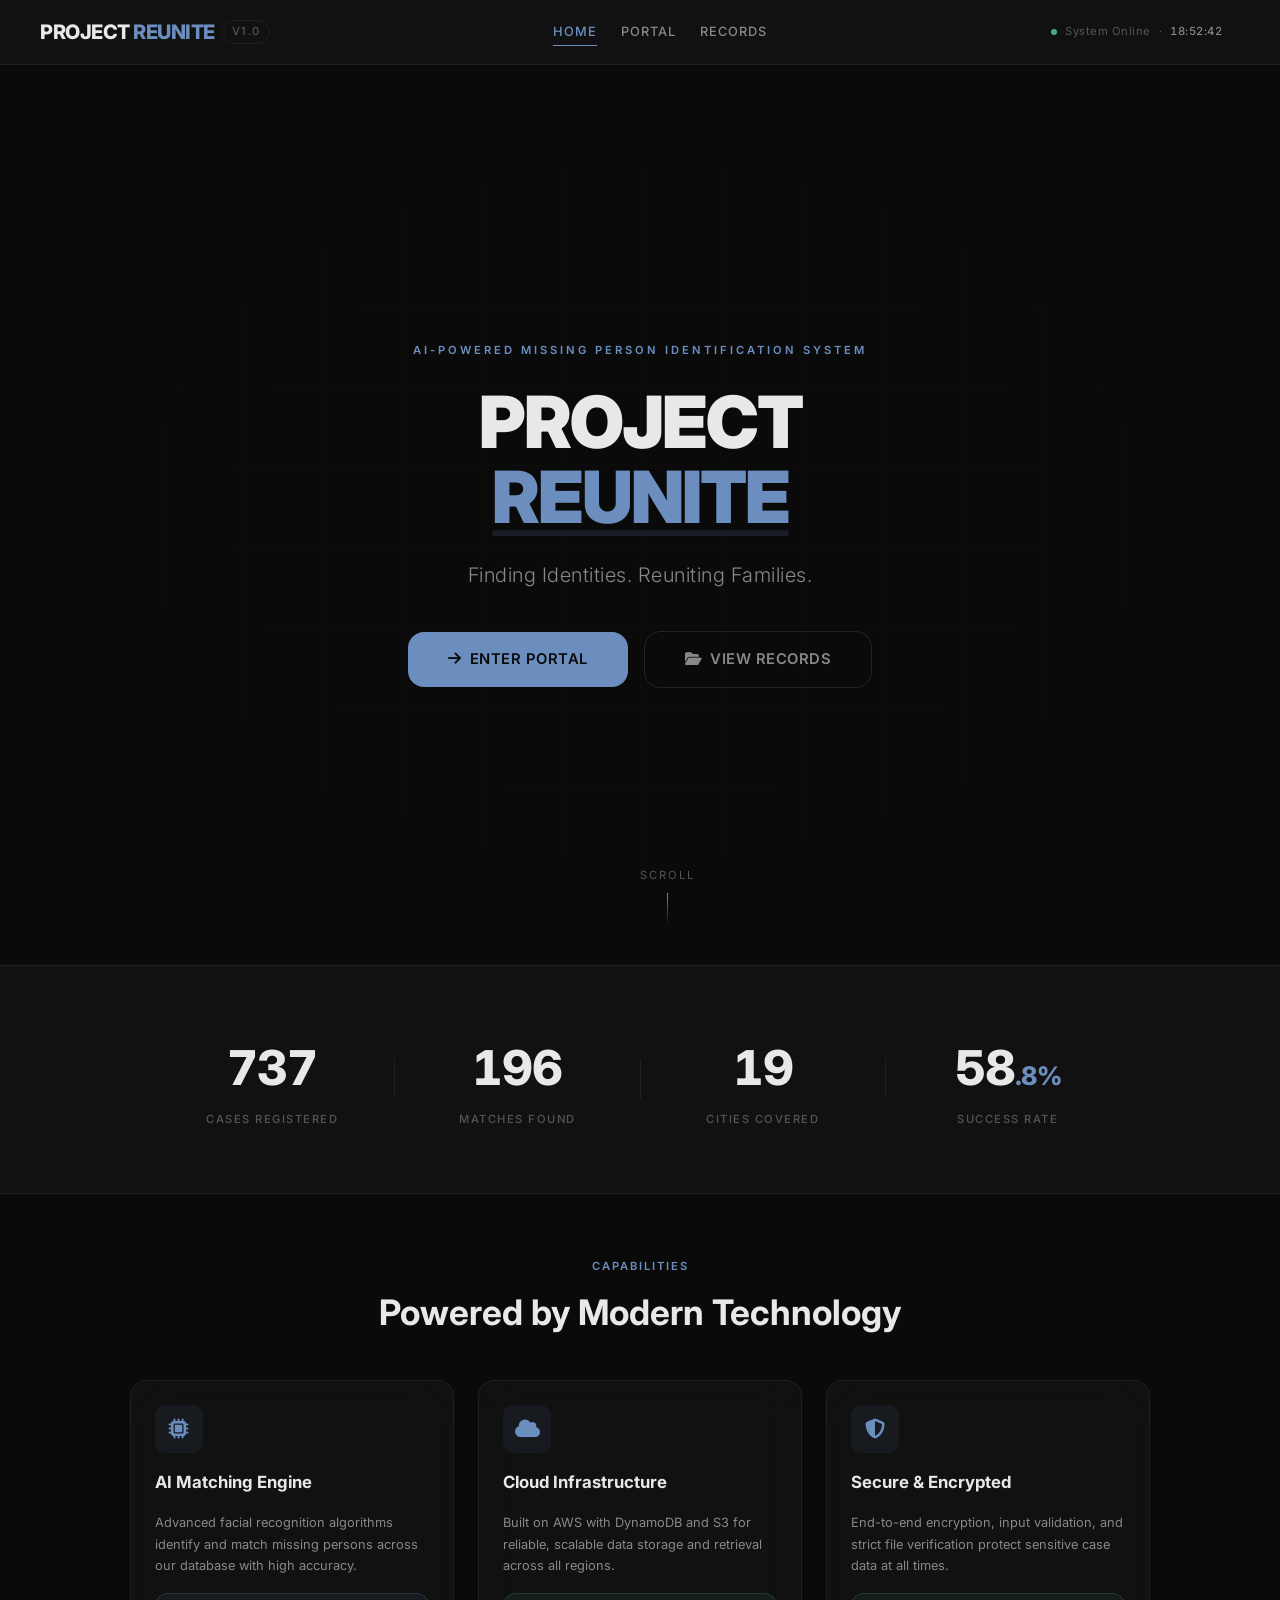
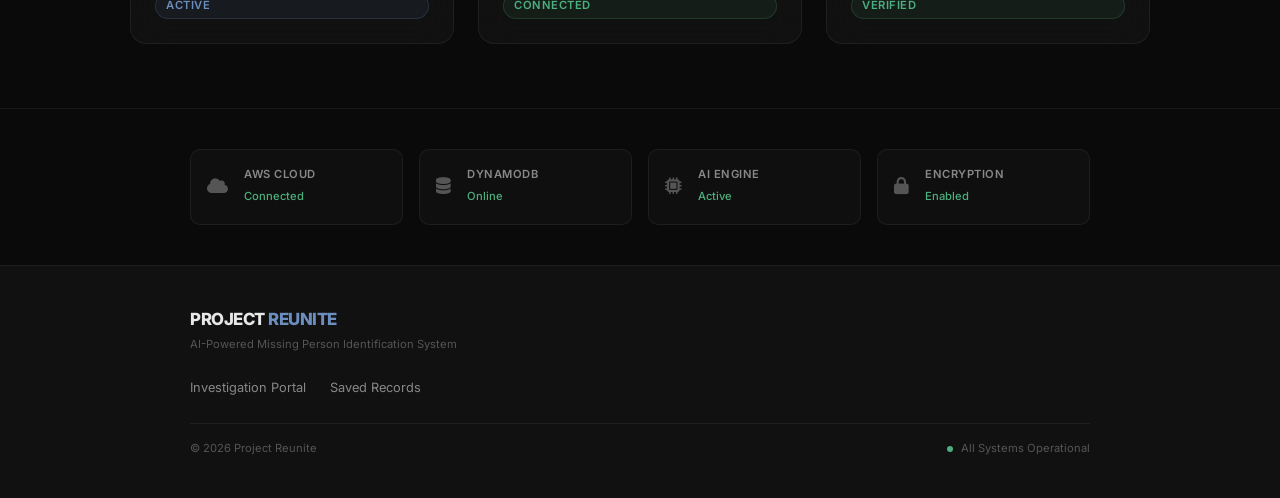
<file: index.html>
<!DOCTYPE html>
<html lang="en">
<head>
    <meta charset="UTF-8">
    <meta name="viewport" content="width=device-width, initial-scale=1.0">
    <meta name="description" content="Project Reunite — AI-powered missing person identification system. Finding identities. Reuniting families.">
    <title>Project Reunite — AI Missing Person System</title>
    <link rel="stylesheet" href="shared.css">
    <link rel="stylesheet" href="style.css">
    <link rel="stylesheet" href="https://cdnjs.cloudflare.com/ajax/libs/font-awesome/6.5.1/css/all.min.css">
</head>
<body>

    <!-- ===== NAVIGATION ===== -->
    <nav class="nav" id="mainNav">
        <div class="nav__brand">
            <a href="index.html" class="nav__logo">PROJECT <span>REUNITE</span></a>
            <span class="nav__tag">v1.0</span>
        </div>

        <div class="nav__links">
            <a href="index.html" class="nav__link nav__link--active">Home</a>
            <a href="portal.html" class="nav__link">Portal</a>
            <a href="records.html" class="nav__link">Records</a>
        </div>

        <div class="nav__status">
            <span class="status-dot"></span>
            <span>System Online</span>
            <span class="nav__divider">·</span>
            <span class="nav__clock" id="clock">00:00:00</span>
        </div>
    </nav>


    <!-- ===== HERO SECTION ===== -->
    <section class="hero" id="hero">
        <div class="hero__bg-grid"></div>

        <div class="hero__content">
            <p class="hero__subtitle fade-in">AI-Powered Missing Person Identification System</p>

            <h1 class="hero__title fade-in fade-in--delay-1">
                PROJECT<br><span>REUNITE</span>
            </h1>

            <p class="hero__tagline fade-in fade-in--delay-2">
                Finding Identities. Reuniting Families.
            </p>

            <div class="hero__actions fade-in fade-in--delay-3">
                <a href="portal.html" class="btn btn--primary btn--lg" id="heroPortalBtn">
                    <i class="fas fa-arrow-right"></i>
                    Enter Portal
                </a>
                <a href="records.html" class="btn btn--secondary btn--lg" id="heroRecordsBtn">
                    <i class="fas fa-folder-open"></i>
                    View Records
                </a>
            </div>
        </div>

        <div class="hero__scroll-hint fade-in fade-in--delay-5">
            <span>Scroll</span>
            <div class="hero__scroll-line"></div>
        </div>
    </section>


    <!-- ===== STATS STRIP ===== -->
    <section class="stats" id="stats">
        <div class="stats__grid">
            <div class="stats__item animate-on-scroll">
                <span class="stats__number" data-target="1214">0</span>
                <span class="stats__label">Cases Registered</span>
            </div>
            <div class="stats__divider"></div>
            <div class="stats__item animate-on-scroll">
                <span class="stats__number" data-target="324">0</span>
                <span class="stats__label">Matches Found</span>
            </div>
            <div class="stats__divider"></div>
            <div class="stats__item animate-on-scroll">
                <span class="stats__number" data-target="32">0</span>
                <span class="stats__label">Cities Covered</span>
            </div>
            <div class="stats__divider"></div>
            <div class="stats__item animate-on-scroll">
                <span class="stats__number stats__number--percent" data-target="96">0</span>
                <span class="stats__label">Success Rate</span>
            </div>
        </div>
    </section>


    <!-- ===== FEATURES ===== -->
    <section class="features" id="features">
        <div class="features__header animate-on-scroll">
            <p class="features__overline">Capabilities</p>
            <h2 class="features__title">Powered by Modern Technology</h2>
        </div>

        <div class="features__grid">
            <div class="glass-card features__card animate-on-scroll">
                <div class="features__icon-wrap">
                    <i class="fas fa-microchip"></i>
                </div>
                <h3 class="features__card-title">AI Matching Engine</h3>
                <p class="features__card-text">
                    Advanced facial recognition algorithms identify and match missing persons across our database with high accuracy.
                </p>
                <span class="badge badge--accent">Active</span>
            </div>

            <div class="glass-card features__card animate-on-scroll">
                <div class="features__icon-wrap">
                    <i class="fas fa-cloud"></i>
                </div>
                <h3 class="features__card-title">Cloud Infrastructure</h3>
                <p class="features__card-text">
                    Built on AWS with DynamoDB and S3 for reliable, scalable data storage and retrieval across all regions.
                </p>
                <span class="badge badge--success">Connected</span>
            </div>

            <div class="glass-card features__card animate-on-scroll">
                <div class="features__icon-wrap">
                    <i class="fas fa-shield-halved"></i>
                </div>
                <h3 class="features__card-title">Secure & Encrypted</h3>
                <p class="features__card-text">
                    End-to-end encryption, input validation, and strict file verification protect sensitive case data at all times.
                </p>
                <span class="badge badge--success">Verified</span>
            </div>
        </div>
    </section>


    <!-- ===== SYSTEM STATUS ===== -->
    <section class="sys-status" id="sysStatus">
        <div class="sys-status__grid">
            <div class="sys-status__item animate-on-scroll">
                <i class="fas fa-cloud"></i>
                <div>
                    <span class="sys-status__name">AWS Cloud</span>
                    <span class="sys-status__value sys-status__value--ok">Connected</span>
                </div>
            </div>
            <div class="sys-status__item animate-on-scroll">
                <i class="fas fa-database"></i>
                <div>
                    <span class="sys-status__name">DynamoDB</span>
                    <span class="sys-status__value sys-status__value--ok">Online</span>
                </div>
            </div>
            <div class="sys-status__item animate-on-scroll">
                <i class="fas fa-microchip"></i>
                <div>
                    <span class="sys-status__name">AI Engine</span>
                    <span class="sys-status__value sys-status__value--ok">Active</span>
                </div>
            </div>
            <div class="sys-status__item animate-on-scroll">
                <i class="fas fa-lock"></i>
                <div>
                    <span class="sys-status__name">Encryption</span>
                    <span class="sys-status__value sys-status__value--ok">Enabled</span>
                </div>
            </div>
        </div>
    </section>


    <!-- ===== FOOTER ===== -->
    <footer class="footer" id="footer">
        <div class="footer__inner">
            <div class="footer__brand">
                <span class="nav__logo">PROJECT <span>REUNITE</span></span>
                <p class="footer__text">AI-Powered Missing Person Identification System</p>
            </div>
            <div class="footer__links">
                <a href="portal.html">Investigation Portal</a>
                <a href="records.html">Saved Records</a>
            </div>
            <div class="footer__meta">
                <span>&copy; 2026 Project Reunite</span>
                <span class="footer__status">
                    <span class="status-dot"></span>
                    All Systems Operational
                </span>
            </div>
        </div>
    </footer>

    <script src="shared.js"></script>
    <script src="script.js"></script>
</body>
</html>
</file>
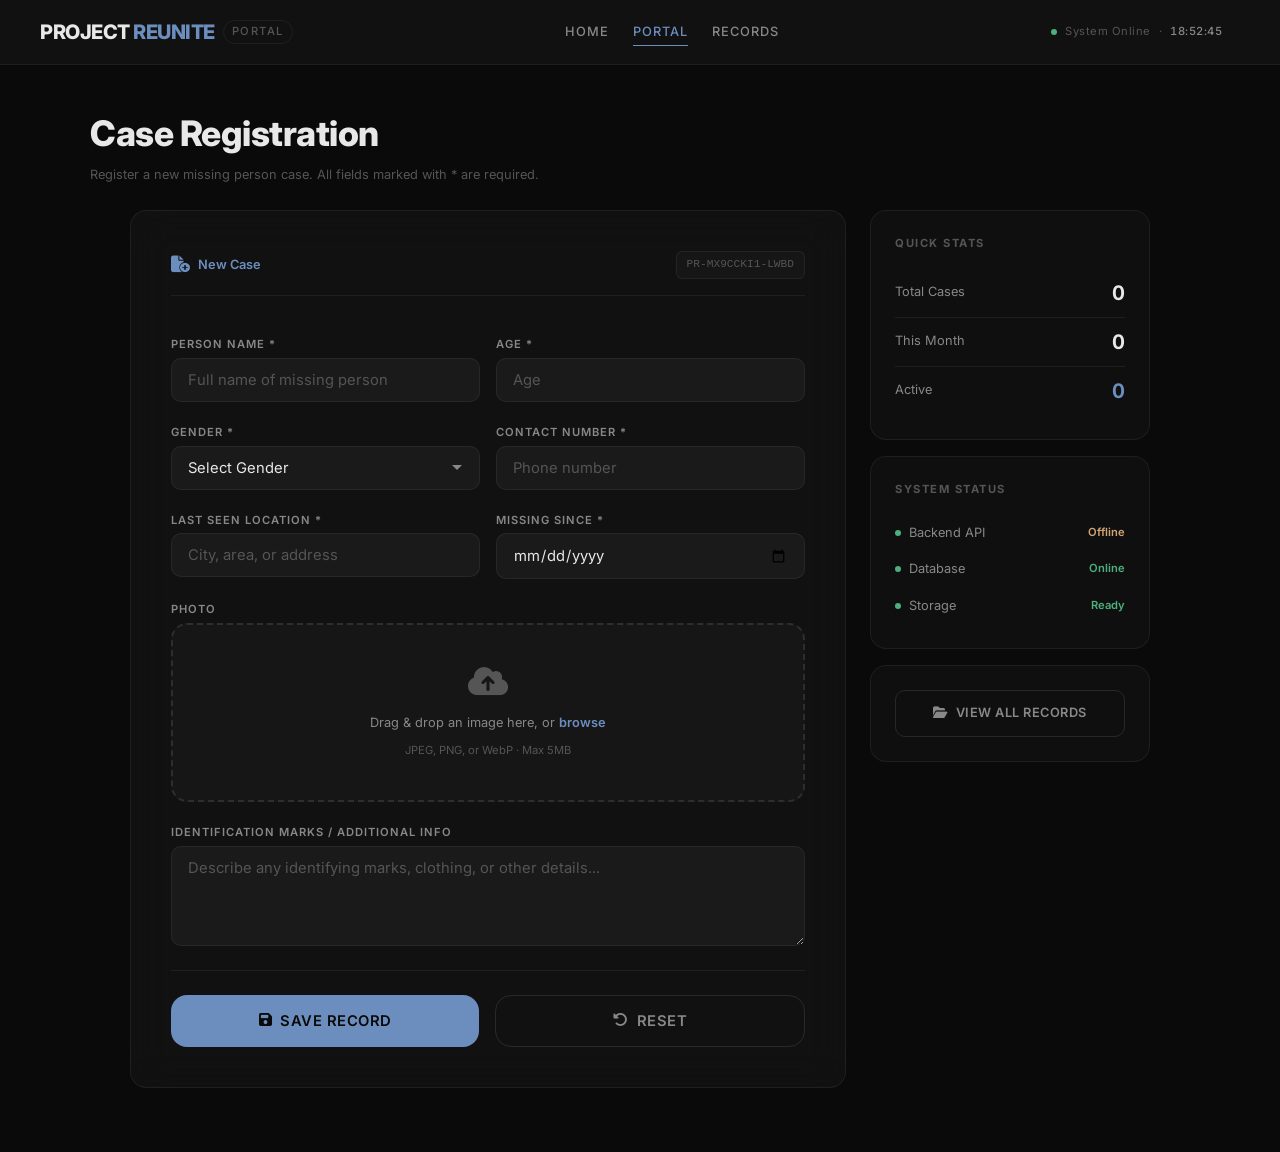
<file: portal.html>
<!DOCTYPE html>
<html lang="en">
<head>
    <meta charset="UTF-8">
    <meta name="viewport" content="width=device-width, initial-scale=1.0">
    <meta name="description" content="Project Reunite Investigation Portal — Register and search missing person cases.">
    <title>Investigation Portal — Project Reunite</title>
    <link rel="stylesheet" href="shared.css">
    <link rel="stylesheet" href="portal.css">
    <link rel="stylesheet" href="https://cdnjs.cloudflare.com/ajax/libs/font-awesome/6.5.1/css/all.min.css">
</head>
<body>

    <!-- ===== NAVIGATION ===== -->
    <nav class="nav" id="mainNav">
        <div class="nav__brand">
            <a href="index.html" class="nav__logo">PROJECT <span>REUNITE</span></a>
            <span class="nav__tag">Portal</span>
        </div>

        <div class="nav__links">
            <a href="index.html" class="nav__link">Home</a>
            <a href="portal.html" class="nav__link nav__link--active">Portal</a>
            <a href="records.html" class="nav__link">Records</a>
        </div>

        <div class="nav__status">
            <span class="status-dot"></span>
            <span>System Online</span>
            <span class="nav__divider">·</span>
            <span class="nav__clock" id="clock">00:00:00</span>
        </div>
    </nav>


    <!-- ===== PAGE HEADER ===== -->
    <div class="page-header fade-in">
        <div class="page-header__inner">
            <h1 class="page-header__title">Case Registration</h1>
            <p class="page-header__subtitle">Register a new missing person case. All fields marked with * are required.</p>
        </div>
    </div>


    <!-- ===== MAIN CONTENT ===== -->
    <main class="portal-main">

        <!-- FORM PANEL -->
        <div class="form-card glass-card fade-in fade-in--delay-1">

            <div class="form-card__header">
                <div class="form-card__badge">
                    <i class="fas fa-file-circle-plus"></i>
                    <span>New Case</span>
                </div>
                <span class="form-card__id" id="generatedCaseId"></span>
            </div>

            <form id="caseForm" novalidate>

                <!-- Row 1: Name + Age -->
                <div class="form-row">
                    <div class="form-group">
                        <label class="form-label" for="personName">Person Name *</label>
                        <input type="text" id="personName" class="form-input" placeholder="Full name of missing person" required>
                        <span class="form-error" id="personNameError"></span>
                    </div>
                    <div class="form-group">
                        <label class="form-label" for="age">Age *</label>
                        <input type="number" id="age" class="form-input" placeholder="Age" min="0" max="120" required>
                        <span class="form-error" id="ageError"></span>
                    </div>
                </div>

                <!-- Row 2: Gender + Contact -->
                <div class="form-row">
                    <div class="form-group">
                        <label class="form-label" for="gender">Gender *</label>
                        <select id="gender" class="form-select" required>
                            <option value="">Select Gender</option>
                            <option value="Male">Male</option>
                            <option value="Female">Female</option>
                            <option value="Other">Other</option>
                        </select>
                        <span class="form-error" id="genderError"></span>
                    </div>
                    <div class="form-group">
                        <label class="form-label" for="contact">Contact Number *</label>
                        <input type="tel" id="contact" class="form-input" placeholder="Phone number" required>
                        <span class="form-error" id="contactError"></span>
                    </div>
                </div>

                <!-- Row 3: Location + Date -->
                <div class="form-row">
                    <div class="form-group">
                        <label class="form-label" for="location">Last Seen Location *</label>
                        <input type="text" id="location" class="form-input" placeholder="City, area, or address" required>
                        <span class="form-error" id="locationError"></span>
                    </div>
                    <div class="form-group">
                        <label class="form-label" for="missingDate">Missing Since *</label>
                        <input type="date" id="missingDate" class="form-input" required>
                        <span class="form-error" id="missingDateError"></span>
                    </div>
                </div>

                <!-- Photo Upload -->
                <div class="form-group">
                    <label class="form-label">Photo</label>
                    <div class="upload-zone" id="uploadZone">
                        <input type="file" id="photo" accept="image/jpeg,image/png,image/webp" hidden>
                        <div class="upload-zone__content" id="uploadContent">
                            <i class="fas fa-cloud-arrow-up"></i>
                            <p>Drag & drop an image here, or <span class="upload-zone__link">browse</span></p>
                            <span class="upload-zone__hint">JPEG, PNG, or WebP · Max 5MB</span>
                        </div>
                        <div class="upload-zone__preview" id="uploadPreview" style="display:none;">
                            <img id="previewImage" alt="Preview">
                            <button type="button" class="upload-zone__remove" id="removePhoto" title="Remove photo">
                                <i class="fas fa-times"></i>
                            </button>
                            <span class="upload-zone__filename" id="fileName"></span>
                        </div>
                    </div>
                    <span class="form-error" id="photoError"></span>
                </div>

                <!-- Additional Info -->
                <div class="form-group">
                    <label class="form-label" for="info">Identification Marks / Additional Info</label>
                    <textarea id="info" class="form-textarea" placeholder="Describe any identifying marks, clothing, or other details..." rows="4"></textarea>
                </div>

                <!-- Actions -->
                <div class="form-actions">
                    <button type="submit" class="btn btn--primary btn--lg" id="saveBtn">
                        <i class="fas fa-floppy-disk"></i>
                        Save Record
                    </button>
                    <button type="button" class="btn btn--secondary btn--lg" id="resetBtn">
                        <i class="fas fa-rotate-left"></i>
                        Reset
                    </button>
                </div>

            </form>
        </div>


        <!-- SIDE PANEL -->
        <aside class="side-panel fade-in fade-in--delay-2">

            <div class="side-panel__section">
                <h3 class="side-panel__title">Quick Stats</h3>
                <div class="side-panel__stat">
                    <span class="side-panel__stat-label">Total Cases</span>
                    <span class="side-panel__stat-value" id="totalCases">0</span>
                </div>
                <div class="side-panel__stat">
                    <span class="side-panel__stat-label">This Month</span>
                    <span class="side-panel__stat-value" id="monthCases">0</span>
                </div>
                <div class="side-panel__stat">
                    <span class="side-panel__stat-label">Active</span>
                    <span class="side-panel__stat-value side-panel__stat-value--accent" id="activeCases">0</span>
                </div>
            </div>

            <div class="side-panel__section">
                <h3 class="side-panel__title">System Status</h3>
                <div class="side-panel__status-item">
                    <span class="status-dot"></span>
                    <span>Backend API</span>
                    <span class="side-panel__status-badge" id="apiStatus">Checking...</span>
                </div>
                <div class="side-panel__status-item">
                    <span class="status-dot"></span>
                    <span>Database</span>
                    <span class="side-panel__status-badge">Online</span>
                </div>
                <div class="side-panel__status-item">
                    <span class="status-dot"></span>
                    <span>Storage</span>
                    <span class="side-panel__status-badge">Ready</span>
                </div>
            </div>

            <div class="side-panel__section">
                <a href="records.html" class="btn btn--secondary" style="width:100%;">
                    <i class="fas fa-folder-open"></i>
                    View All Records
                </a>
            </div>

        </aside>

    </main>

    <script src="shared.js"></script>
    <script src="portal.js"></script>
</body>
</html>
</file>
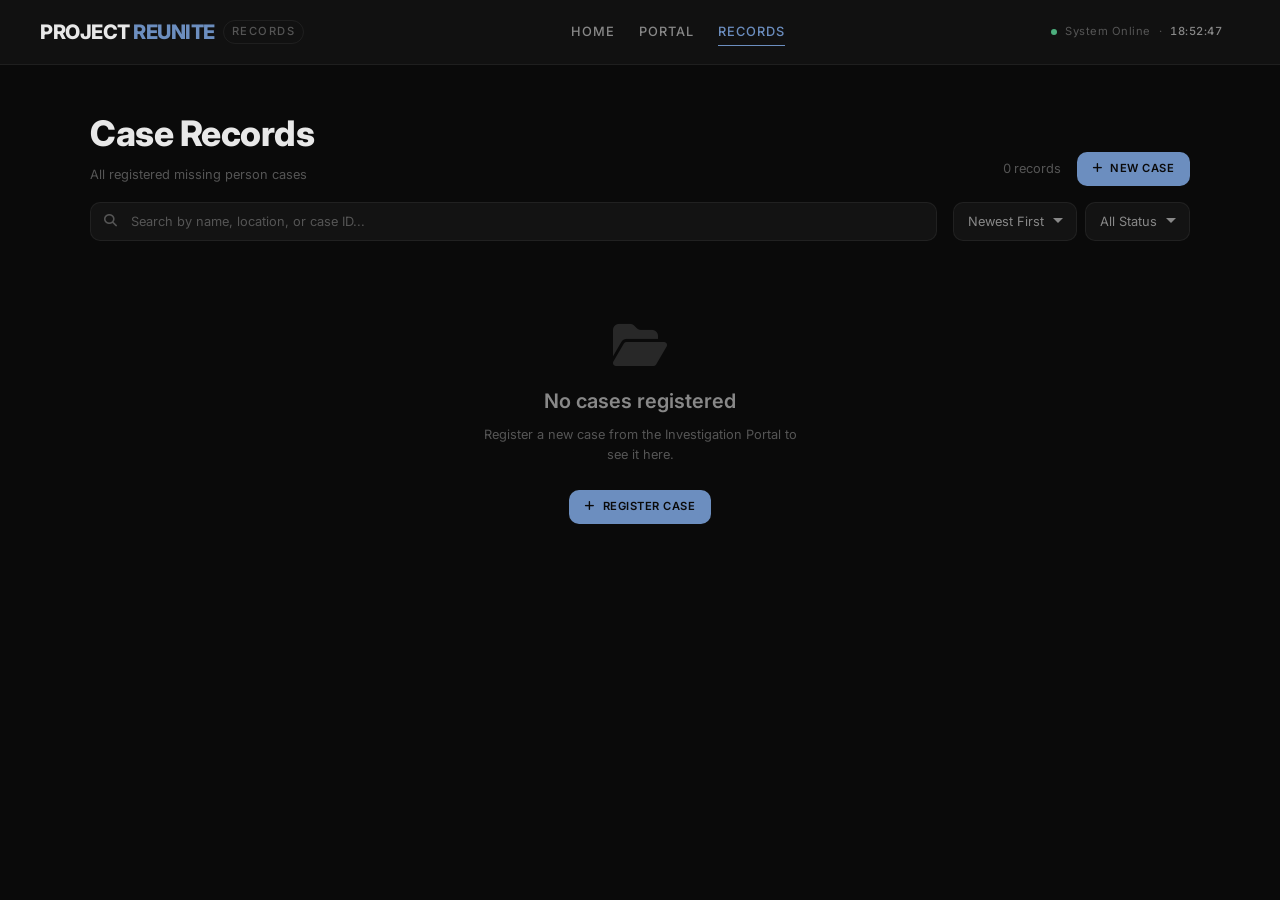
<file: records.html>
<!DOCTYPE html>
<html lang="en">
<head>
    <meta charset="UTF-8">
    <meta name="viewport" content="width=device-width, initial-scale=1.0">
    <meta name="description" content="Project Reunite — View, search, edit, and manage registered missing person cases.">
    <title>Saved Records — Project Reunite</title>
    <link rel="stylesheet" href="shared.css">
    <link rel="stylesheet" href="records.css">
    <link rel="stylesheet" href="https://cdnjs.cloudflare.com/ajax/libs/font-awesome/6.5.1/css/all.min.css">
</head>
<body>

    <!-- ===== NAVIGATION ===== -->
    <nav class="nav" id="mainNav">
        <div class="nav__brand">
            <a href="index.html" class="nav__logo">PROJECT <span>REUNITE</span></a>
            <span class="nav__tag">Records</span>
        </div>

        <div class="nav__links">
            <a href="index.html" class="nav__link">Home</a>
            <a href="portal.html" class="nav__link">Portal</a>
            <a href="records.html" class="nav__link nav__link--active">Records</a>
        </div>

        <div class="nav__status">
            <span class="status-dot"></span>
            <span>System Online</span>
            <span class="nav__divider">·</span>
            <span class="nav__clock" id="clock">00:00:00</span>
        </div>
    </nav>


    <!-- ===== PAGE HEADER ===== -->
    <div class="records-header fade-in">
        <div class="records-header__inner">
            <div>
                <h1 class="records-header__title">Case Records</h1>
                <p class="records-header__subtitle">All registered missing person cases</p>
            </div>
            <div class="records-header__actions">
                <span class="records-header__count" id="recordCount">0 records</span>
                <a href="portal.html" class="btn btn--primary btn--sm">
                    <i class="fas fa-plus"></i>
                    New Case
                </a>
            </div>
        </div>
    </div>


    <!-- ===== SEARCH & FILTER BAR ===== -->
    <div class="search-bar fade-in fade-in--delay-1">
        <div class="search-bar__inner">
            <div class="search-bar__input-wrap">
                <i class="fas fa-search"></i>
                <input type="text" id="searchInput" class="search-bar__input" placeholder="Search by name, location, or case ID...">
            </div>
            <div class="search-bar__filters">
                <select id="sortFilter" class="search-bar__select">
                    <option value="newest">Newest First</option>
                    <option value="oldest">Oldest First</option>
                    <option value="name">Name A–Z</option>
                </select>
                <select id="statusFilter" class="search-bar__select">
                    <option value="all">All Status</option>
                    <option value="active">Active</option>
                    <option value="resolved">Resolved</option>
                </select>
            </div>
        </div>
    </div>


    <!-- ===== RECORDS GRID ===== -->
    <main class="records-main">
        <div id="recordsContainer" class="records-grid">
            <!-- Records loaded by JS -->
        </div>
    </main>


    <!-- ===== EDIT MODAL ===== -->
    <div class="modal-overlay" id="editModalOverlay">
        <div class="modal">
            <div class="modal__header">
                <h3 class="modal__title">Edit Case</h3>
                <button class="modal__close" id="editModalClose">&times;</button>
            </div>
            <div class="modal__body" id="editModalBody">
                <input type="hidden" id="editCaseId">

                <div class="form-group">
                    <label class="form-label" for="editPersonName">Person Name</label>
                    <input type="text" id="editPersonName" class="form-input">
                </div>
                <div class="form-group">
                    <label class="form-label" for="editAge">Age</label>
                    <input type="number" id="editAge" class="form-input">
                </div>
                <div class="form-group">
                    <label class="form-label" for="editGender">Gender</label>
                    <select id="editGender" class="form-select">
                        <option value="Male">Male</option>
                        <option value="Female">Female</option>
                        <option value="Other">Other</option>
                    </select>
                </div>
                <div class="form-group">
                    <label class="form-label" for="editContact">Contact</label>
                    <input type="tel" id="editContact" class="form-input">
                </div>
                <div class="form-group">
                    <label class="form-label" for="editLocation">Location</label>
                    <input type="text" id="editLocation" class="form-input">
                </div>
                <div class="form-group">
                    <label class="form-label" for="editInfo">Additional Info</label>
                    <textarea id="editInfo" class="form-textarea" rows="3"></textarea>
                </div>
                <div class="form-group">
                    <label class="form-label" for="editStatus">Status</label>
                    <select id="editStatus" class="form-select">
                        <option value="active">Active</option>
                        <option value="resolved">Resolved</option>
                    </select>
                </div>
            </div>
            <div class="modal__actions">
                <button class="btn btn--secondary" id="editCancelBtn">Cancel</button>
                <button class="btn btn--primary" id="editSaveBtn">
                    <i class="fas fa-check"></i>
                    Save Changes
                </button>
            </div>
        </div>
    </div>

    <script src="shared.js"></script>
    <script src="records.js"></script>
</body>
</html>
</file>
<file: shared.css>
/* ============================================= */
/* PROJECT REUNITE — SHARED DESIGN SYSTEM        */
/* ============================================= */

/* --- Google Fonts --- */
@import url('https://fonts.googleapis.com/css2?family=Inter:wght@300;400;500;600;700;800;900&display=swap');

/* --- Design Tokens --- */
:root {
    /* Backgrounds */
    --bg-primary: #0A0A0A;
    --bg-secondary: #111111;
    --bg-tertiary: #1A1A1A;
    --bg-card: rgba(255, 255, 255, 0.025);
    --bg-card-hover: rgba(255, 255, 255, 0.045);
    --bg-input: rgba(255, 255, 255, 0.04);
    --bg-input-focus: rgba(255, 255, 255, 0.07);

    /* Borders */
    --border-subtle: rgba(255, 255, 255, 0.06);
    --border-medium: rgba(255, 255, 255, 0.10);
    --border-focus: rgba(108, 142, 191, 0.4);

    /* Text */
    --text-primary: #E8E8E8;
    --text-secondary: #888888;
    --text-tertiary: #555555;
    --text-inverse: #0A0A0A;

    /* Accent — Soft Blue */
    --accent: #6C8EBF;
    --accent-light: #8BAAD4;
    --accent-dark: #4A6A94;
    --accent-glow: rgba(108, 142, 191, 0.12);
    --accent-bg: rgba(108, 142, 191, 0.08);

    /* Semantic */
    --success: #4CAF7D;
    --success-bg: rgba(76, 175, 125, 0.08);
    --warning: #D4A574;
    --warning-bg: rgba(212, 165, 116, 0.08);
    --danger: #C75B5B;
    --danger-bg: rgba(199, 91, 91, 0.08);

    /* Typography */
    --font: 'Inter', -apple-system, BlinkMacSystemFont, 'Segoe UI', sans-serif;
    --fs-xs: 0.7rem;
    --fs-sm: 0.8rem;
    --fs-base: 0.925rem;
    --fs-md: 1.05rem;
    --fs-lg: 1.25rem;
    --fs-xl: 1.6rem;
    --fs-2xl: 2.2rem;
    --fs-3xl: 3rem;
    --fs-hero: 4.5rem;

    /* Spacing */
    --space-xs: 4px;
    --space-sm: 8px;
    --space-md: 16px;
    --space-lg: 24px;
    --space-xl: 40px;
    --space-2xl: 64px;

    /* Radius */
    --radius-sm: 6px;
    --radius-md: 10px;
    --radius-lg: 16px;
    --radius-xl: 24px;
    --radius-full: 9999px;

    /* Shadows */
    --shadow-sm: 0 1px 3px rgba(0, 0, 0, 0.3);
    --shadow-md: 0 4px 12px rgba(0, 0, 0, 0.4);
    --shadow-lg: 0 8px 32px rgba(0, 0, 0, 0.5);
    --shadow-accent: 0 4px 20px rgba(108, 142, 191, 0.1);

    /* Transitions */
    --ease-out: cubic-bezier(0.16, 1, 0.3, 1);
    --ease-in-out: cubic-bezier(0.4, 0, 0.2, 1);
    --duration-fast: 150ms;
    --duration-base: 250ms;
    --duration-slow: 400ms;

    /* Glass */
    --glass-bg: rgba(255, 255, 255, 0.03);
    --glass-border: rgba(255, 255, 255, 0.06);
    --glass-blur: 20px;
}


/* --- Reset --- */
*,
*::before,
*::after {
    margin: 0;
    padding: 0;
    box-sizing: border-box;
}

html {
    scroll-behavior: smooth;
    -webkit-font-smoothing: antialiased;
    -moz-osx-font-smoothing: grayscale;
}

body {
    font-family: var(--font);
    font-size: var(--fs-base);
    color: var(--text-primary);
    background-color: var(--bg-primary);
    line-height: 1.6;
    min-height: 100vh;
    overflow-x: hidden;
}

a {
    text-decoration: none;
    color: inherit;
}

img {
    max-width: 100%;
    display: block;
}

button {
    font-family: var(--font);
    cursor: pointer;
    border: none;
    outline: none;
}

input, select, textarea {
    font-family: var(--font);
    outline: none;
    border: none;
}

ul, ol {
    list-style: none;
}


/* ============================================= */
/* NAVIGATION                                    */
/* ============================================= */

.nav {
    display: flex;
    align-items: center;
    justify-content: space-between;
    padding: var(--space-md) var(--space-xl);
    background: var(--bg-secondary);
    border-bottom: 1px solid var(--border-subtle);
    position: sticky;
    top: 0;
    z-index: 100;
    backdrop-filter: blur(12px);
    -webkit-backdrop-filter: blur(12px);
}

.nav__brand {
    display: flex;
    align-items: center;
    gap: var(--space-sm);
}

.nav__logo {
    font-size: var(--fs-lg);
    font-weight: 800;
    color: var(--text-primary);
    letter-spacing: -0.5px;
}

.nav__logo span {
    color: var(--accent);
}

.nav__tag {
    font-size: var(--fs-xs);
    font-weight: 500;
    color: var(--text-tertiary);
    text-transform: uppercase;
    letter-spacing: 1.5px;
    padding: 2px 8px;
    border: 1px solid var(--border-subtle);
    border-radius: var(--radius-full);
}

.nav__links {
    display: flex;
    align-items: center;
    gap: var(--space-lg);
}

.nav__link {
    font-size: var(--fs-sm);
    font-weight: 500;
    color: var(--text-secondary);
    text-transform: uppercase;
    letter-spacing: 1px;
    transition: color var(--duration-base) var(--ease-out);
    position: relative;
}

.nav__link::after {
    content: '';
    position: absolute;
    bottom: -4px;
    left: 0;
    width: 0;
    height: 1.5px;
    background: var(--accent);
    transition: width var(--duration-base) var(--ease-out);
}

.nav__link:hover {
    color: var(--text-primary);
}

.nav__link:hover::after {
    width: 100%;
}

.nav__link--active {
    color: var(--accent);
}

.nav__link--active::after {
    width: 100%;
}

.nav__status {
    display: flex;
    align-items: center;
    gap: var(--space-sm);
    font-size: var(--fs-xs);
    color: var(--text-tertiary);
    letter-spacing: 0.5px;
}

.nav__clock {
    font-variant-numeric: tabular-nums;
    font-weight: 500;
    color: var(--text-secondary);
    min-width: 70px;
}

.status-dot {
    width: 6px;
    height: 6px;
    border-radius: 50%;
    background: var(--success);
    animation: pulse-dot 3s infinite ease-in-out;
}

@keyframes pulse-dot {
    0%, 100% { opacity: 0.4; }
    50% { opacity: 1; }
}


/* ============================================= */
/* BUTTONS                                       */
/* ============================================= */

.btn {
    display: inline-flex;
    align-items: center;
    justify-content: center;
    gap: var(--space-sm);
    padding: 12px 28px;
    font-size: var(--fs-sm);
    font-weight: 600;
    letter-spacing: 0.5px;
    border-radius: var(--radius-md);
    transition: all var(--duration-base) var(--ease-out);
    text-transform: uppercase;
}

.btn--primary {
    background: var(--accent);
    color: var(--text-inverse);
}

.btn--primary:hover {
    background: var(--accent-dark);
    transform: translateY(-1px);
    box-shadow: var(--shadow-accent);
}

.btn--secondary {
    background: transparent;
    color: var(--text-secondary);
    border: 1px solid var(--border-medium);
}

.btn--secondary:hover {
    border-color: var(--accent);
    color: var(--accent);
    background: var(--accent-bg);
}

.btn--danger {
    background: transparent;
    color: var(--danger);
    border: 1px solid rgba(199, 91, 91, 0.2);
}

.btn--danger:hover {
    background: var(--danger-bg);
    border-color: var(--danger);
}

.btn--ghost {
    background: transparent;
    color: var(--text-secondary);
    padding: 8px 16px;
}

.btn--ghost:hover {
    color: var(--text-primary);
    background: var(--bg-card);
}

.btn--lg {
    padding: 16px 40px;
    font-size: var(--fs-base);
    border-radius: var(--radius-lg);
}

.btn--sm {
    padding: 8px 16px;
    font-size: var(--fs-xs);
}

.btn--loading {
    pointer-events: none;
    opacity: 0.7;
}

.btn--loading::after {
    content: '';
    width: 14px;
    height: 14px;
    border: 2px solid transparent;
    border-top-color: currentColor;
    border-radius: 50%;
    animation: spin 0.6s linear infinite;
}

@keyframes spin {
    to { transform: rotate(360deg); }
}


/* ============================================= */
/* CARDS                                         */
/* ============================================= */

.glass-card {
    background: var(--glass-bg);
    backdrop-filter: blur(var(--glass-blur));
    -webkit-backdrop-filter: blur(var(--glass-blur));
    border: 1px solid var(--glass-border);
    border-radius: var(--radius-lg);
    padding: var(--space-lg);
    transition: all var(--duration-base) var(--ease-out);
}

.glass-card:hover {
    background: var(--bg-card-hover);
    border-color: var(--border-medium);
    transform: translateY(-2px);
}

.card {
    background: var(--bg-secondary);
    border: 1px solid var(--border-subtle);
    border-radius: var(--radius-lg);
    padding: var(--space-lg);
    transition: all var(--duration-base) var(--ease-out);
}

.card:hover {
    border-color: var(--border-medium);
}


/* ============================================= */
/* FORM INPUTS                                   */
/* ============================================= */

.form-group {
    display: flex;
    flex-direction: column;
    gap: var(--space-xs);
}

.form-label {
    font-size: var(--fs-xs);
    font-weight: 600;
    color: var(--text-secondary);
    text-transform: uppercase;
    letter-spacing: 1px;
}

.form-input {
    width: 100%;
    padding: 12px 16px;
    background: var(--bg-input);
    border: 1px solid var(--border-subtle);
    border-radius: var(--radius-md);
    color: var(--text-primary);
    font-size: var(--fs-base);
    transition: all var(--duration-base) var(--ease-out);
}

.form-input::placeholder {
    color: var(--text-tertiary);
}

.form-input:focus {
    background: var(--bg-input-focus);
    border-color: var(--border-focus);
    box-shadow: 0 0 0 3px var(--accent-glow);
}

.form-input--error {
    border-color: var(--danger) !important;
    box-shadow: 0 0 0 3px var(--danger-bg) !important;
}

.form-error {
    font-size: var(--fs-xs);
    color: var(--danger);
    margin-top: 2px;
}

.form-select {
    width: 100%;
    padding: 12px 16px;
    background: var(--bg-input);
    border: 1px solid var(--border-subtle);
    border-radius: var(--radius-md);
    color: var(--text-primary);
    font-size: var(--fs-base);
    transition: all var(--duration-base) var(--ease-out);
    appearance: none;
    background-image: url("data:image/svg+xml,%3Csvg xmlns='http://www.w3.org/2000/svg' width='12' height='12' viewBox='0 0 12 12'%3E%3Cpath fill='%23888' d='M6 8L1 3h10z'/%3E%3C/svg%3E");
    background-repeat: no-repeat;
    background-position: right 16px center;
    cursor: pointer;
}

.form-select:focus {
    background-color: var(--bg-input-focus);
    border-color: var(--border-focus);
    box-shadow: 0 0 0 3px var(--accent-glow);
}

.form-textarea {
    width: 100%;
    padding: 12px 16px;
    background: var(--bg-input);
    border: 1px solid var(--border-subtle);
    border-radius: var(--radius-md);
    color: var(--text-primary);
    font-size: var(--fs-base);
    resize: vertical;
    min-height: 100px;
    transition: all var(--duration-base) var(--ease-out);
}

.form-textarea::placeholder {
    color: var(--text-tertiary);
}

.form-textarea:focus {
    background: var(--bg-input-focus);
    border-color: var(--border-focus);
    box-shadow: 0 0 0 3px var(--accent-glow);
}


/* ============================================= */
/* TOAST NOTIFICATIONS                           */
/* ============================================= */

.toast-container {
    position: fixed;
    top: var(--space-lg);
    right: var(--space-lg);
    z-index: 10000;
    display: flex;
    flex-direction: column;
    gap: var(--space-sm);
}

.toast {
    display: flex;
    align-items: center;
    gap: var(--space-md);
    padding: 14px 20px;
    background: var(--bg-tertiary);
    border: 1px solid var(--border-subtle);
    border-radius: var(--radius-md);
    box-shadow: var(--shadow-lg);
    min-width: 320px;
    max-width: 420px;
    animation: toast-in var(--duration-slow) var(--ease-out);
    font-size: var(--fs-sm);
}

.toast--success {
    border-left: 3px solid var(--success);
}

.toast--error {
    border-left: 3px solid var(--danger);
}

.toast--warning {
    border-left: 3px solid var(--warning);
}

.toast--info {
    border-left: 3px solid var(--accent);
}

.toast__icon {
    font-size: var(--fs-lg);
    flex-shrink: 0;
}

.toast__message {
    flex: 1;
    color: var(--text-primary);
}

.toast__close {
    background: none;
    color: var(--text-tertiary);
    font-size: var(--fs-md);
    padding: 4px;
    transition: color var(--duration-fast);
    cursor: pointer;
}

.toast__close:hover {
    color: var(--text-primary);
}

.toast--exit {
    animation: toast-out var(--duration-base) var(--ease-out) forwards;
}

@keyframes toast-in {
    from {
        opacity: 0;
        transform: translateX(40px);
    }
    to {
        opacity: 1;
        transform: translateX(0);
    }
}

@keyframes toast-out {
    from {
        opacity: 1;
        transform: translateX(0);
    }
    to {
        opacity: 0;
        transform: translateX(40px);
    }
}


/* ============================================= */
/* MODAL                                         */
/* ============================================= */

.modal-overlay {
    position: fixed;
    inset: 0;
    background: rgba(0, 0, 0, 0.7);
    backdrop-filter: blur(4px);
    -webkit-backdrop-filter: blur(4px);
    z-index: 5000;
    display: flex;
    align-items: center;
    justify-content: center;
    opacity: 0;
    visibility: hidden;
    transition: all var(--duration-base) var(--ease-out);
}

.modal-overlay--active {
    opacity: 1;
    visibility: visible;
}

.modal {
    background: var(--bg-secondary);
    border: 1px solid var(--border-subtle);
    border-radius: var(--radius-xl);
    padding: var(--space-xl);
    width: 90%;
    max-width: 560px;
    max-height: 85vh;
    overflow-y: auto;
    transform: scale(0.95) translateY(10px);
    transition: transform var(--duration-base) var(--ease-out);
    box-shadow: var(--shadow-lg);
}

.modal-overlay--active .modal {
    transform: scale(1) translateY(0);
}

.modal__header {
    display: flex;
    align-items: center;
    justify-content: space-between;
    margin-bottom: var(--space-lg);
}

.modal__title {
    font-size: var(--fs-lg);
    font-weight: 700;
    color: var(--text-primary);
}

.modal__close {
    width: 36px;
    height: 36px;
    display: flex;
    align-items: center;
    justify-content: center;
    border-radius: var(--radius-sm);
    background: transparent;
    color: var(--text-tertiary);
    font-size: var(--fs-lg);
    transition: all var(--duration-fast);
    cursor: pointer;
}

.modal__close:hover {
    background: var(--bg-card);
    color: var(--text-primary);
}

.modal__body {
    display: flex;
    flex-direction: column;
    gap: var(--space-md);
}

.modal__actions {
    display: flex;
    gap: var(--space-md);
    justify-content: flex-end;
    margin-top: var(--space-lg);
}


/* ============================================= */
/* BADGE / TAG                                   */
/* ============================================= */

.badge {
    display: inline-flex;
    align-items: center;
    gap: 4px;
    padding: 3px 10px;
    font-size: var(--fs-xs);
    font-weight: 600;
    border-radius: var(--radius-full);
    text-transform: uppercase;
    letter-spacing: 0.5px;
}

.badge--success {
    background: var(--success-bg);
    color: var(--success);
    border: 1px solid rgba(76, 175, 125, 0.2);
}

.badge--danger {
    background: var(--danger-bg);
    color: var(--danger);
    border: 1px solid rgba(199, 91, 91, 0.2);
}

.badge--accent {
    background: var(--accent-bg);
    color: var(--accent);
    border: 1px solid rgba(108, 142, 191, 0.2);
}


/* ============================================= */
/* EMPTY STATE                                   */
/* ============================================= */

.empty-state {
    display: flex;
    flex-direction: column;
    align-items: center;
    justify-content: center;
    padding: var(--space-2xl);
    text-align: center;
}

.empty-state__icon {
    font-size: 3rem;
    color: var(--text-tertiary);
    margin-bottom: var(--space-md);
    opacity: 0.5;
}

.empty-state__title {
    font-size: var(--fs-lg);
    font-weight: 600;
    color: var(--text-secondary);
    margin-bottom: var(--space-sm);
}

.empty-state__text {
    font-size: var(--fs-sm);
    color: var(--text-tertiary);
    max-width: 360px;
}


/* ============================================= */
/* ANIMATIONS                                    */
/* ============================================= */

.fade-in {
    opacity: 0;
    transform: translateY(16px);
    animation: fadeInUp var(--duration-slow) var(--ease-out) forwards;
}

.fade-in--delay-1 { animation-delay: 100ms; }
.fade-in--delay-2 { animation-delay: 200ms; }
.fade-in--delay-3 { animation-delay: 300ms; }
.fade-in--delay-4 { animation-delay: 400ms; }
.fade-in--delay-5 { animation-delay: 500ms; }
.fade-in--delay-6 { animation-delay: 600ms; }

@keyframes fadeInUp {
    to {
        opacity: 1;
        transform: translateY(0);
    }
}

@keyframes fadeIn {
    from { opacity: 0; }
    to { opacity: 1; }
}

@keyframes shimmer {
    0% { background-position: -200% 0; }
    100% { background-position: 200% 0; }
}


/* ============================================= */
/* SCROLLBAR                                     */
/* ============================================= */

::-webkit-scrollbar {
    width: 6px;
}

::-webkit-scrollbar-track {
    background: transparent;
}

::-webkit-scrollbar-thumb {
    background: var(--border-medium);
    border-radius: var(--radius-full);
}

::-webkit-scrollbar-thumb:hover {
    background: var(--text-tertiary);
}


/* ============================================= */
/* RESPONSIVE                                    */
/* ============================================= */

@media (max-width: 768px) {
    :root {
        --fs-hero: 2.5rem;
        --fs-3xl: 2rem;
        --fs-2xl: 1.6rem;
    }

    .nav {
        padding: var(--space-md);
        flex-wrap: wrap;
        gap: var(--space-sm);
    }

    .nav__links {
        gap: var(--space-md);
    }

    .nav__status {
        display: none;
    }
}

@media (max-width: 480px) {
    :root {
        --fs-hero: 2rem;
        --space-xl: 24px;
    }

    .nav__tag {
        display: none;
    }
}
</file>
<file: style.css>
/* ============================================= */
/* PROJECT REUNITE — LANDING PAGE                */
/* ============================================= */


/* ===== HERO ===== */

.hero {
    position: relative;
    min-height: 100vh;
    display: flex;
    align-items: center;
    justify-content: center;
    overflow: hidden;
}

.hero__bg-grid {
    position: absolute;
    inset: 0;
    background-image:
        linear-gradient(rgba(255, 255, 255, 0.015) 1px, transparent 1px),
        linear-gradient(90deg, rgba(255, 255, 255, 0.015) 1px, transparent 1px);
    background-size: 80px 80px;
    mask-image: radial-gradient(ellipse at center, black 30%, transparent 70%);
    -webkit-mask-image: radial-gradient(ellipse at center, black 30%, transparent 70%);
}

.hero__content {
    position: relative;
    z-index: 2;
    text-align: center;
    max-width: 800px;
    padding: 0 var(--space-lg);
}

.hero__subtitle {
    font-size: var(--fs-xs);
    font-weight: 600;
    text-transform: uppercase;
    letter-spacing: 3px;
    color: var(--accent);
    margin-bottom: var(--space-lg);
}

.hero__title {
    font-size: var(--fs-hero);
    font-weight: 900;
    line-height: 1.05;
    letter-spacing: -2px;
    color: var(--text-primary);
    margin-bottom: var(--space-lg);
}

.hero__title span {
    color: var(--accent);
    position: relative;
}

.hero__title span::after {
    content: '';
    position: absolute;
    bottom: 4px;
    left: 0;
    width: 100%;
    height: 6px;
    background: var(--accent);
    opacity: 0.15;
    border-radius: 3px;
}

.hero__tagline {
    font-size: var(--fs-lg);
    font-weight: 300;
    color: var(--text-secondary);
    margin-bottom: var(--space-xl);
    letter-spacing: 0.5px;
}

.hero__actions {
    display: flex;
    align-items: center;
    justify-content: center;
    gap: var(--space-md);
    flex-wrap: wrap;
}

.hero__scroll-hint {
    position: absolute;
    bottom: 40px;
    left: 50%;
    transform: translateX(-50%);
    display: flex;
    flex-direction: column;
    align-items: center;
    gap: var(--space-sm);
}

.hero__scroll-hint span {
    font-size: var(--fs-xs);
    text-transform: uppercase;
    letter-spacing: 2px;
    color: var(--text-tertiary);
}

.hero__scroll-line {
    width: 1px;
    height: 32px;
    background: linear-gradient(to bottom, var(--accent), transparent);
    animation: scrollPulse 2s ease-in-out infinite;
}

@keyframes scrollPulse {
    0%, 100% { opacity: 0.3; transform: scaleY(0.5); }
    50% { opacity: 1; transform: scaleY(1); }
}


/* ===== STATS ===== */

.stats {
    padding: var(--space-2xl) var(--space-xl);
    border-top: 1px solid var(--border-subtle);
    border-bottom: 1px solid var(--border-subtle);
    background: var(--bg-secondary);
}

.stats__grid {
    max-width: 900px;
    margin: 0 auto;
    display: flex;
    align-items: center;
    justify-content: center;
    gap: var(--space-xl);
    flex-wrap: wrap;
}

.stats__item {
    text-align: center;
    flex: 1;
    min-width: 120px;
}

.stats__number {
    display: block;
    font-size: var(--fs-3xl);
    font-weight: 800;
    color: var(--text-primary);
    letter-spacing: -1px;
    font-variant-numeric: tabular-nums;
}

.stats__number--percent::after {
    content: '.8%';
    font-size: var(--fs-xl);
    color: var(--accent);
}

.stats__label {
    display: block;
    font-size: var(--fs-xs);
    font-weight: 500;
    color: var(--text-tertiary);
    text-transform: uppercase;
    letter-spacing: 1.5px;
    margin-top: var(--space-xs);
}

.stats__divider {
    width: 1px;
    height: 40px;
    background: var(--border-subtle);
}


/* ===== FEATURES ===== */

.features {
    padding: var(--space-2xl) var(--space-xl);
    max-width: 1100px;
    margin: 0 auto;
}

.features__header {
    text-align: center;
    margin-bottom: var(--space-xl);
}

.features__overline {
    font-size: var(--fs-xs);
    font-weight: 600;
    text-transform: uppercase;
    letter-spacing: 2px;
    color: var(--accent);
    margin-bottom: var(--space-sm);
}

.features__title {
    font-size: var(--fs-2xl);
    font-weight: 700;
    color: var(--text-primary);
}

.features__grid {
    display: grid;
    grid-template-columns: repeat(3, 1fr);
    gap: var(--space-lg);
}

.features__card {
    display: flex;
    flex-direction: column;
    gap: var(--space-md);
}

.features__icon-wrap {
    width: 48px;
    height: 48px;
    display: flex;
    align-items: center;
    justify-content: center;
    border-radius: var(--radius-md);
    background: var(--accent-bg);
    color: var(--accent);
    font-size: var(--fs-lg);
}

.features__card-title {
    font-size: var(--fs-md);
    font-weight: 700;
    color: var(--text-primary);
}

.features__card-text {
    font-size: var(--fs-sm);
    color: var(--text-secondary);
    line-height: 1.7;
}


/* ===== SYSTEM STATUS ===== */

.sys-status {
    padding: var(--space-xl);
    border-top: 1px solid var(--border-subtle);
}

.sys-status__grid {
    max-width: 900px;
    margin: 0 auto;
    display: grid;
    grid-template-columns: repeat(4, 1fr);
    gap: var(--space-md);
}

.sys-status__item {
    display: flex;
    align-items: center;
    gap: var(--space-md);
    padding: var(--space-md);
    background: var(--bg-card);
    border: 1px solid var(--border-subtle);
    border-radius: var(--radius-md);
    transition: all var(--duration-base) var(--ease-out);
}

.sys-status__item:hover {
    border-color: var(--border-medium);
    background: var(--bg-card-hover);
}

.sys-status__item i {
    font-size: var(--fs-md);
    color: var(--text-tertiary);
}

.sys-status__name {
    display: block;
    font-size: var(--fs-xs);
    font-weight: 600;
    color: var(--text-secondary);
    text-transform: uppercase;
    letter-spacing: 0.5px;
}

.sys-status__value {
    font-size: var(--fs-xs);
    font-weight: 500;
}

.sys-status__value--ok {
    color: var(--success);
}


/* ===== FOOTER ===== */

.footer {
    padding: var(--space-xl);
    border-top: 1px solid var(--border-subtle);
    background: var(--bg-secondary);
}

.footer__inner {
    max-width: 900px;
    margin: 0 auto;
    display: flex;
    flex-direction: column;
    gap: var(--space-lg);
}

.footer__brand {
    display: flex;
    flex-direction: column;
    gap: var(--space-xs);
}

.footer__brand .nav__logo {
    font-size: var(--fs-md);
}

.footer__text {
    font-size: var(--fs-xs);
    color: var(--text-tertiary);
}

.footer__links {
    display: flex;
    gap: var(--space-lg);
}

.footer__links a {
    font-size: var(--fs-sm);
    color: var(--text-secondary);
    transition: color var(--duration-fast);
}

.footer__links a:hover {
    color: var(--accent);
}

.footer__meta {
    display: flex;
    align-items: center;
    justify-content: space-between;
    padding-top: var(--space-md);
    border-top: 1px solid var(--border-subtle);
    font-size: var(--fs-xs);
    color: var(--text-tertiary);
}

.footer__status {
    display: flex;
    align-items: center;
    gap: var(--space-sm);
}


/* ===== RESPONSIVE ===== */

@media (max-width: 768px) {
    .features__grid {
        grid-template-columns: 1fr;
    }

    .sys-status__grid {
        grid-template-columns: repeat(2, 1fr);
    }

    .stats__divider {
        display: none;
    }

    .stats__grid {
        gap: var(--space-lg);
    }

    .footer__meta {
        flex-direction: column;
        gap: var(--space-sm);
        text-align: center;
    }
}

@media (max-width: 480px) {
    .sys-status__grid {
        grid-template-columns: 1fr;
    }

    .stats__grid {
        flex-direction: column;
    }
}
</file>
<file: portal.css>
/* ============================================= */
/* PROJECT REUNITE — INVESTIGATION PORTAL        */
/* ============================================= */


/* ===== PAGE HEADER ===== */

.page-header {
    padding: var(--space-xl) var(--space-xl) 0;
}

.page-header__inner {
    max-width: 1100px;
    margin: 0 auto;
}

.page-header__title {
    font-size: var(--fs-2xl);
    font-weight: 800;
    color: var(--text-primary);
    letter-spacing: -0.5px;
}

.page-header__subtitle {
    font-size: var(--fs-sm);
    color: var(--text-tertiary);
    margin-top: var(--space-xs);
}


/* ===== MAIN LAYOUT ===== */

.portal-main {
    max-width: 1100px;
    margin: 0 auto;
    padding: var(--space-lg) var(--space-xl) var(--space-2xl);
    display: grid;
    grid-template-columns: 1fr 280px;
    gap: var(--space-lg);
    align-items: start;
}


/* ===== FORM CARD ===== */

.form-card {
    padding: var(--space-xl);
}

.form-card__header {
    display: flex;
    align-items: center;
    justify-content: space-between;
    margin-bottom: var(--space-xl);
    padding-bottom: var(--space-md);
    border-bottom: 1px solid var(--border-subtle);
}

.form-card__badge {
    display: flex;
    align-items: center;
    gap: var(--space-sm);
    font-size: var(--fs-sm);
    font-weight: 600;
    color: var(--accent);
}

.form-card__badge i {
    font-size: var(--fs-md);
}

.form-card__id {
    font-size: var(--fs-xs);
    font-family: monospace;
    color: var(--text-tertiary);
    background: var(--bg-card);
    padding: 4px 10px;
    border-radius: var(--radius-sm);
    border: 1px solid var(--border-subtle);
}


/* ===== FORM LAYOUT ===== */

.form-row {
    display: grid;
    grid-template-columns: 1fr 1fr;
    gap: var(--space-md);
    margin-bottom: var(--space-md);
}

.form-group {
    margin-bottom: var(--space-md);
}

.form-row .form-group {
    margin-bottom: 0;
}

.form-actions {
    display: flex;
    gap: var(--space-md);
    margin-top: var(--space-lg);
    padding-top: var(--space-lg);
    border-top: 1px solid var(--border-subtle);
}

.form-actions .btn {
    flex: 1;
}


/* ===== UPLOAD ZONE ===== */

.upload-zone {
    border: 2px dashed var(--border-medium);
    border-radius: var(--radius-lg);
    padding: var(--space-xl);
    text-align: center;
    cursor: pointer;
    transition: all var(--duration-base) var(--ease-out);
    position: relative;
    background: var(--bg-card);
}

.upload-zone:hover,
.upload-zone--dragover {
    border-color: var(--accent);
    background: var(--accent-bg);
}

.upload-zone__content {
    display: flex;
    flex-direction: column;
    align-items: center;
    gap: var(--space-sm);
}

.upload-zone__content i {
    font-size: 2rem;
    color: var(--text-tertiary);
    margin-bottom: var(--space-sm);
}

.upload-zone__content p {
    font-size: var(--fs-sm);
    color: var(--text-secondary);
}

.upload-zone__link {
    color: var(--accent);
    font-weight: 600;
    cursor: pointer;
}

.upload-zone__hint {
    font-size: var(--fs-xs);
    color: var(--text-tertiary);
}

.upload-zone__preview {
    position: relative;
    display: flex;
    flex-direction: column;
    align-items: center;
    gap: var(--space-sm);
}

.upload-zone__preview img {
    max-height: 180px;
    border-radius: var(--radius-md);
    object-fit: cover;
}

.upload-zone__remove {
    position: absolute;
    top: -8px;
    right: calc(50% - 100px);
    width: 28px;
    height: 28px;
    border-radius: 50%;
    background: var(--danger);
    color: white;
    display: flex;
    align-items: center;
    justify-content: center;
    font-size: var(--fs-xs);
    cursor: pointer;
    transition: all var(--duration-fast);
    border: 2px solid var(--bg-primary);
}

.upload-zone__remove:hover {
    transform: scale(1.1);
}

.upload-zone__filename {
    font-size: var(--fs-xs);
    color: var(--text-tertiary);
    max-width: 200px;
    overflow: hidden;
    text-overflow: ellipsis;
    white-space: nowrap;
}


/* ===== SIDE PANEL ===== */

.side-panel {
    display: flex;
    flex-direction: column;
    gap: var(--space-md);
    position: sticky;
    top: 80px;
}

.side-panel__section {
    background: var(--bg-card);
    border: 1px solid var(--border-subtle);
    border-radius: var(--radius-lg);
    padding: var(--space-lg);
}

.side-panel__title {
    font-size: var(--fs-xs);
    font-weight: 700;
    text-transform: uppercase;
    letter-spacing: 1.5px;
    color: var(--text-tertiary);
    margin-bottom: var(--space-md);
}

.side-panel__stat {
    display: flex;
    align-items: center;
    justify-content: space-between;
    padding: var(--space-sm) 0;
    border-bottom: 1px solid var(--border-subtle);
}

.side-panel__stat:last-child {
    border-bottom: none;
}

.side-panel__stat-label {
    font-size: var(--fs-sm);
    color: var(--text-secondary);
}

.side-panel__stat-value {
    font-size: var(--fs-lg);
    font-weight: 700;
    color: var(--text-primary);
    font-variant-numeric: tabular-nums;
}

.side-panel__stat-value--accent {
    color: var(--accent);
}

.side-panel__status-item {
    display: flex;
    align-items: center;
    gap: var(--space-sm);
    padding: var(--space-sm) 0;
    font-size: var(--fs-sm);
    color: var(--text-secondary);
}

.side-panel__status-badge {
    margin-left: auto;
    font-size: var(--fs-xs);
    font-weight: 600;
    color: var(--success);
}


/* ===== RESPONSIVE ===== */

@media (max-width: 768px) {
    .portal-main {
        grid-template-columns: 1fr;
        padding: var(--space-md);
    }

    .form-row {
        grid-template-columns: 1fr;
    }

    .form-actions {
        flex-direction: column;
    }

    .side-panel {
        position: static;
    }
}
</file>
<file: records.css>
/* ============================================= */
/* PROJECT REUNITE — RECORDS PAGE                */
/* ============================================= */


/* ===== RECORDS HEADER ===== */

.records-header {
    padding: var(--space-xl) var(--space-xl) 0;
}

.records-header__inner {
    max-width: 1100px;
    margin: 0 auto;
    display: flex;
    align-items: flex-end;
    justify-content: space-between;
}

.records-header__title {
    font-size: var(--fs-2xl);
    font-weight: 800;
    color: var(--text-primary);
    letter-spacing: -0.5px;
}

.records-header__subtitle {
    font-size: var(--fs-sm);
    color: var(--text-tertiary);
    margin-top: var(--space-xs);
}

.records-header__actions {
    display: flex;
    align-items: center;
    gap: var(--space-md);
}

.records-header__count {
    font-size: var(--fs-sm);
    color: var(--text-tertiary);
    font-variant-numeric: tabular-nums;
}


/* ===== SEARCH BAR ===== */

.search-bar {
    padding: var(--space-md) var(--space-xl);
}

.search-bar__inner {
    max-width: 1100px;
    margin: 0 auto;
    display: flex;
    align-items: center;
    gap: var(--space-md);
}

.search-bar__input-wrap {
    flex: 1;
    position: relative;
}

.search-bar__input-wrap i {
    position: absolute;
    left: 14px;
    top: 50%;
    transform: translateY(-50%);
    color: var(--text-tertiary);
    font-size: var(--fs-sm);
}

.search-bar__input {
    width: 100%;
    padding: 11px 14px 11px 40px;
    background: var(--bg-input);
    border: 1px solid var(--border-subtle);
    border-radius: var(--radius-md);
    color: var(--text-primary);
    font-size: var(--fs-sm);
    transition: all var(--duration-base) var(--ease-out);
}

.search-bar__input::placeholder {
    color: var(--text-tertiary);
}

.search-bar__input:focus {
    background: var(--bg-input-focus);
    border-color: var(--border-focus);
    box-shadow: 0 0 0 3px var(--accent-glow);
}

.search-bar__filters {
    display: flex;
    gap: var(--space-sm);
}

.search-bar__select {
    padding: 11px 32px 11px 14px;
    background: var(--bg-input);
    border: 1px solid var(--border-subtle);
    border-radius: var(--radius-md);
    color: var(--text-secondary);
    font-size: var(--fs-sm);
    cursor: pointer;
    appearance: none;
    background-image: url("data:image/svg+xml,%3Csvg xmlns='http://www.w3.org/2000/svg' width='12' height='12' viewBox='0 0 12 12'%3E%3Cpath fill='%23888' d='M6 8L1 3h10z'/%3E%3C/svg%3E");
    background-repeat: no-repeat;
    background-position: right 12px center;
    transition: all var(--duration-base) var(--ease-out);
}

.search-bar__select:focus {
    border-color: var(--border-focus);
}


/* ===== RECORDS GRID ===== */

.records-main {
    max-width: 1100px;
    margin: 0 auto;
    padding: 0 var(--space-xl) var(--space-2xl);
}

.records-grid {
    display: grid;
    grid-template-columns: repeat(auto-fill, minmax(320px, 1fr));
    gap: var(--space-md);
    min-height: 300px;
}


/* ===== RECORD CARD ===== */

.record-card {
    background: var(--bg-secondary);
    border: 1px solid var(--border-subtle);
    border-radius: var(--radius-lg);
    overflow: hidden;
    transition: all var(--duration-base) var(--ease-out);
    animation: fadeInUp var(--duration-slow) var(--ease-out);
}

.record-card:hover {
    border-color: var(--border-medium);
    transform: translateY(-2px);
    box-shadow: var(--shadow-md);
}

.record-card__image {
    width: 100%;
    height: 180px;
    object-fit: cover;
    background: var(--bg-tertiary);
    display: flex;
    align-items: center;
    justify-content: center;
}

.record-card__image img {
    width: 100%;
    height: 100%;
    object-fit: cover;
}

.record-card__no-image {
    width: 100%;
    height: 180px;
    background: var(--bg-tertiary);
    display: flex;
    align-items: center;
    justify-content: center;
    color: var(--text-tertiary);
    font-size: 2.5rem;
}

.record-card__body {
    padding: var(--space-md);
}

.record-card__top {
    display: flex;
    align-items: flex-start;
    justify-content: space-between;
    margin-bottom: var(--space-sm);
}

.record-card__name {
    font-size: var(--fs-md);
    font-weight: 700;
    color: var(--text-primary);
}

.record-card__status {
    flex-shrink: 0;
}

.record-card__id {
    font-size: var(--fs-xs);
    font-family: monospace;
    color: var(--text-tertiary);
    margin-bottom: var(--space-md);
}

.record-card__details {
    display: flex;
    flex-direction: column;
    gap: var(--space-xs);
    margin-bottom: var(--space-md);
}

.record-card__detail {
    display: flex;
    align-items: center;
    gap: var(--space-sm);
    font-size: var(--fs-sm);
    color: var(--text-secondary);
}

.record-card__detail i {
    width: 16px;
    text-align: center;
    color: var(--text-tertiary);
    font-size: var(--fs-xs);
}

.record-card__info {
    font-size: var(--fs-xs);
    color: var(--text-tertiary);
    padding: var(--space-sm);
    background: var(--bg-card);
    border-radius: var(--radius-sm);
    margin-bottom: var(--space-md);
    line-height: 1.5;
    max-height: 60px;
    overflow: hidden;
}

.record-card__footer {
    display: flex;
    gap: var(--space-sm);
    padding-top: var(--space-md);
    border-top: 1px solid var(--border-subtle);
}

.record-card__footer .btn {
    flex: 1;
    padding: 8px 12px;
    font-size: var(--fs-xs);
}


/* ===== EMPTY STATE ===== */

.records-empty {
    grid-column: 1 / -1;
    display: flex;
    flex-direction: column;
    align-items: center;
    justify-content: center;
    padding: var(--space-2xl);
    text-align: center;
}

.records-empty__icon {
    font-size: 3rem;
    color: var(--text-tertiary);
    margin-bottom: var(--space-md);
    opacity: 0.4;
}

.records-empty__title {
    font-size: var(--fs-lg);
    font-weight: 600;
    color: var(--text-secondary);
    margin-bottom: var(--space-sm);
}

.records-empty__text {
    font-size: var(--fs-sm);
    color: var(--text-tertiary);
    margin-bottom: var(--space-lg);
    max-width: 320px;
}


/* ===== RESPONSIVE ===== */

@media (max-width: 768px) {
    .records-header__inner {
        flex-direction: column;
        align-items: flex-start;
        gap: var(--space-md);
    }

    .search-bar__inner {
        flex-direction: column;
    }

    .search-bar__filters {
        width: 100%;
    }

    .search-bar__select {
        flex: 1;
    }

    .records-grid {
        grid-template-columns: 1fr;
    }

    .records-main {
        padding: 0 var(--space-md) var(--space-xl);
    }

    .search-bar {
        padding: var(--space-md);
    }

    .records-header {
        padding: var(--space-lg) var(--space-md) 0;
    }
}
</file>
